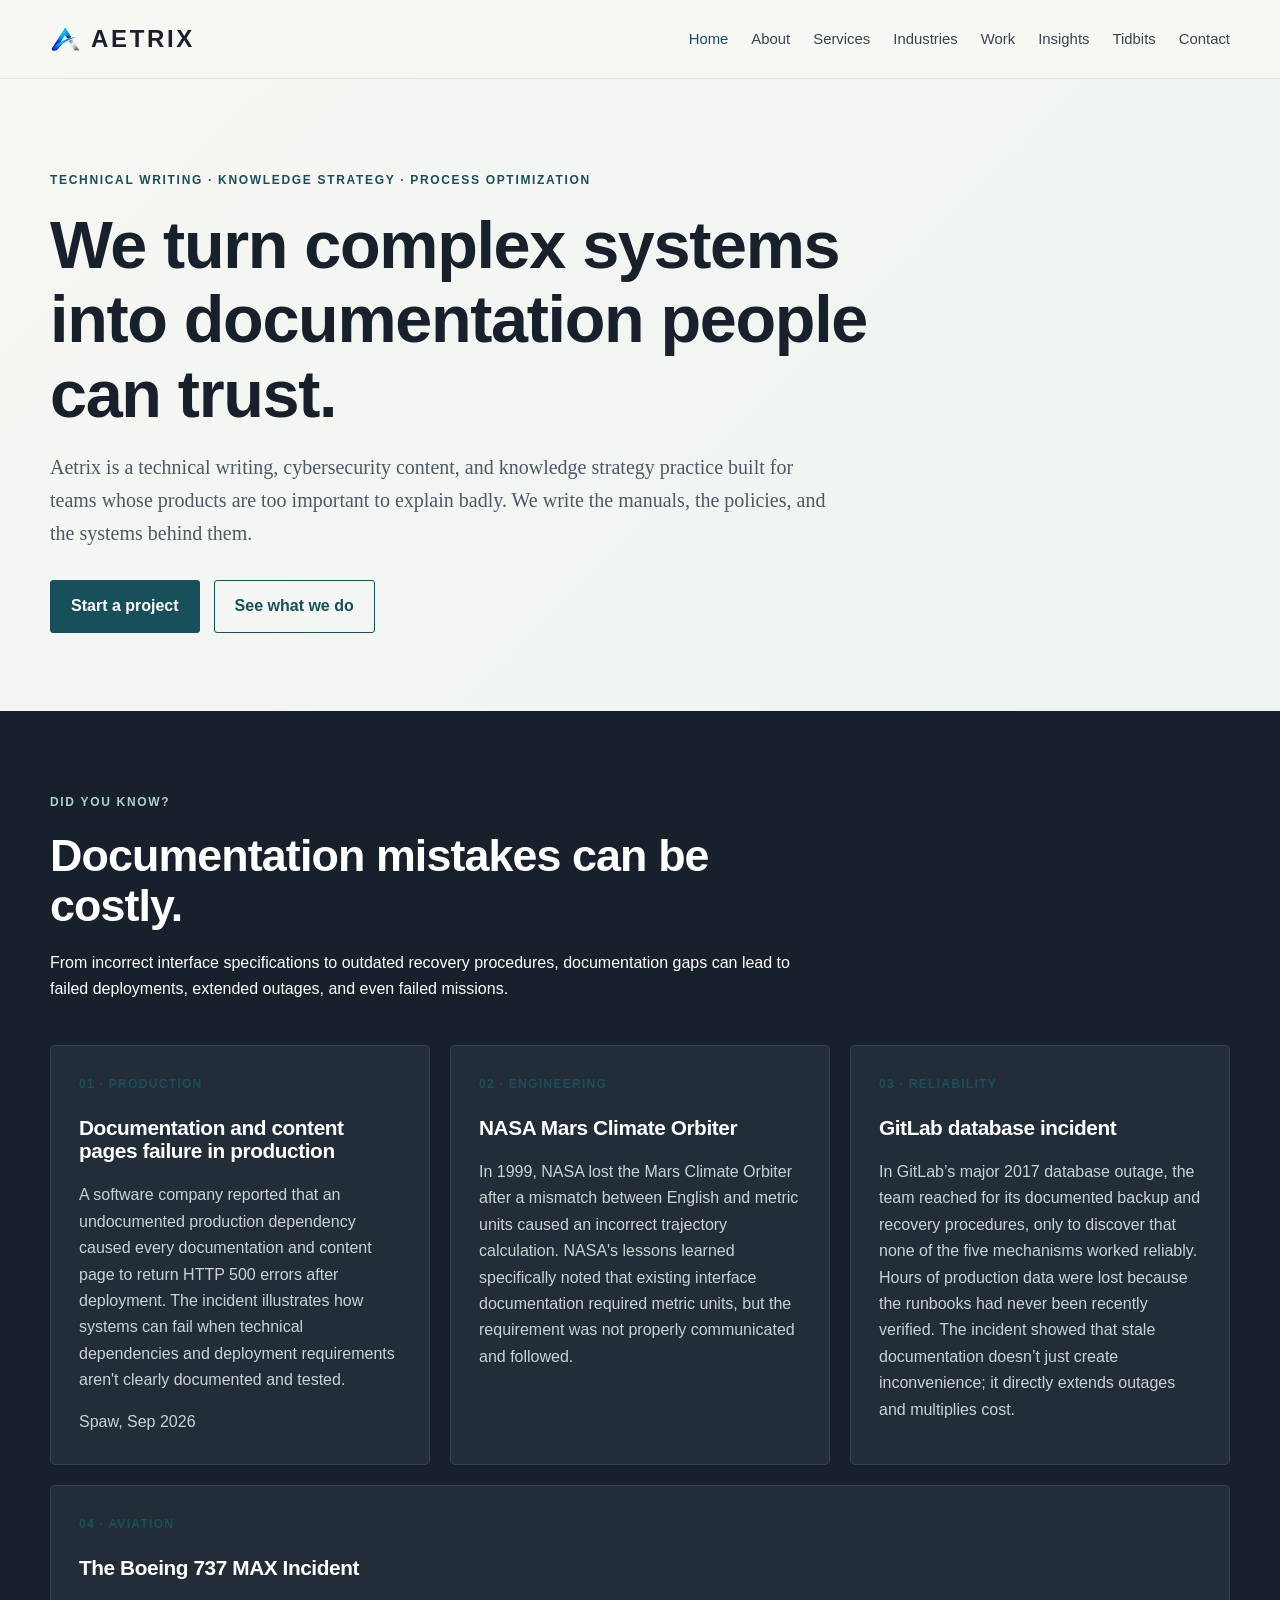
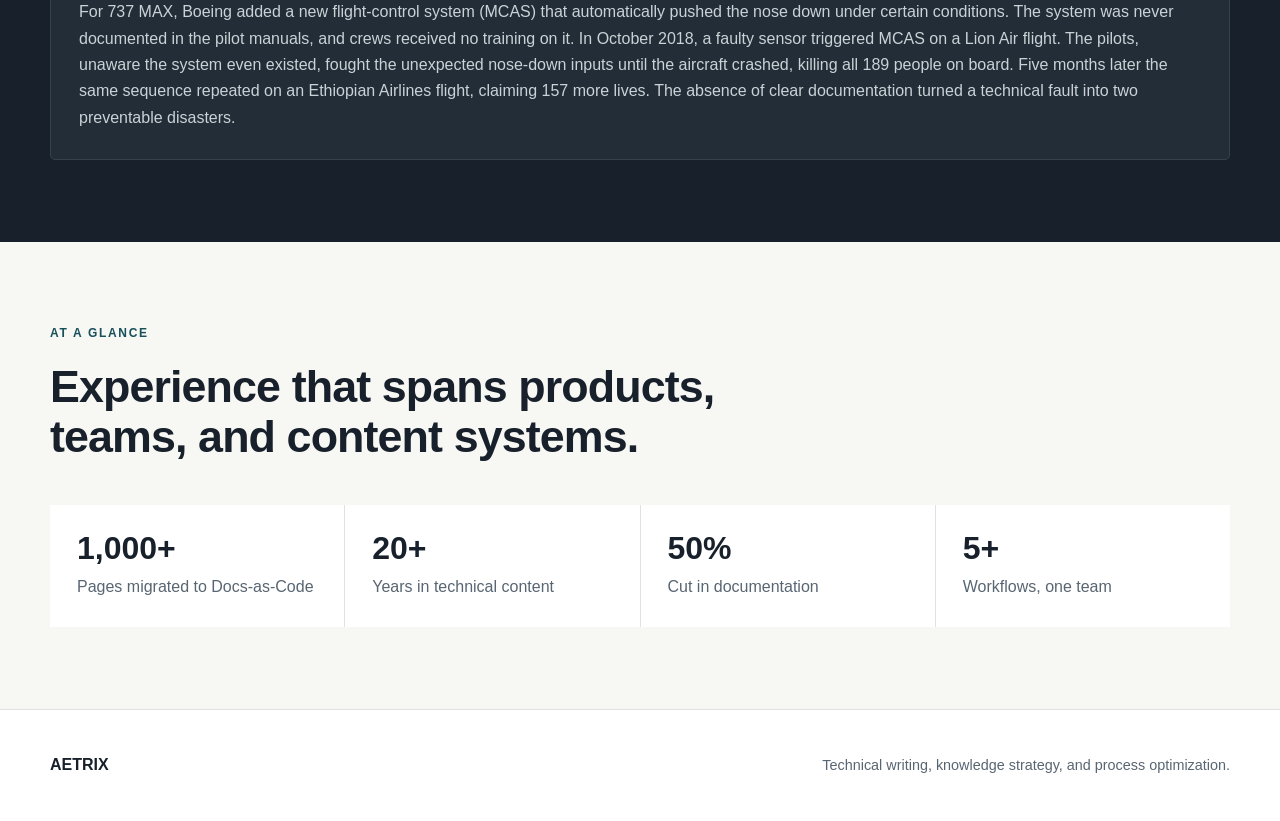
<file: index.html>
<!doctype html><html lang="en"><head><meta charset="utf-8"><meta name="viewport" content="width=device-width,initial-scale=1"><title>Home | Aetrix</title><link rel="stylesheet" href="styles.css"></head><body><header class="site-header"><div class="container nav"><a class="logo" href="index.html"> <img src="aetrix-logo.png" alt="" class="logo-image">
  <span>AETRIX</span></a>  <button class="menu" aria-label="Open navigation">☰</button><nav class="nav-links"><a href="index.html" class="active">Home</a><a href="about.html" class="">About</a><a href="services.html" class="">Services</a><a href="industries.html" class="">Industries</a><a href="work.html" class="">Work</a><a href="insights.html" class="">Insights</a><a href="tidbits.html" class="">Tidbits</a><a href="contact.html" class="">Contact</a></nav></div></header><main><section class="hero"><div class="container">
<div class="eyebrow">Technical writing · knowledge strategy · process optimization</div>
<h1>We turn complex systems into documentation people can trust.</h1>
<p class="lede">Aetrix is a technical writing, cybersecurity content, and knowledge strategy practice built for teams whose products are too important to explain badly. We write the manuals, the policies, and the systems behind them.</p>
<div class="actions"><a class="button primary" href="contact.html">Start a project</a><a class="button secondary" href="services.html">See what we do</a></div>
</div></section>
<section class="section dark"><div class="container"><div class="section-head"><div class="eyebrow">Did you know?</div><h2>Documentation mistakes can be costly.</h2><p>From incorrect interface specifications to outdated recovery procedures, documentation gaps can lead to failed deployments, extended outages, and even failed missions.</p></div>
<div class="grid-3">
<article class="card"><div class="number">01 · PRODUCTION</div><h3>Documentation and content pages failure in production</h3><p>A software company reported that an undocumented production dependency caused every documentation and content page to return HTTP 500 errors after deployment. The incident illustrates how systems can fail when technical dependencies and deployment requirements aren't clearly documented and tested.</p><p>Spaw, Sep 2026</p></article>
<article class="card"><div class="number">02 · ENGINEERING</div><h3>NASA Mars Climate Orbiter</h3><p>In 1999, NASA lost the Mars Climate Orbiter after a mismatch between English and metric units caused an incorrect trajectory calculation. NASA's lessons learned specifically noted that existing interface documentation required metric units, but the requirement was not properly communicated and followed.</p></article>
<article class="card"><div class="number">03 · RELIABILITY</div><h3>GitLab database incident</h3><p>In GitLab’s major 2017 database outage, the team reached for its documented backup and recovery procedures, only to discover that none of the five mechanisms worked reliably. Hours of production data were lost because the runbooks had never been recently verified. The incident showed that stale documentation doesn’t just create inconvenience; it directly extends outages and multiplies cost.</p></article>
</div>
<div class="card" style="margin-top:20px"><div class="number">04 · AVIATION</div><h3>The Boeing 737 MAX Incident</h3><p>For 737 MAX, Boeing added a new flight-control system (MCAS) that automatically pushed the nose down under certain conditions. The system was never documented in the pilot manuals, and crews received no training on it. In October 2018, a faulty sensor triggered MCAS on a Lion Air flight. The pilots, unaware the system even existed, fought the unexpected nose-down inputs until the aircraft crashed, killing all 189 people on board. Five months later the same sequence repeated on an Ethiopian Airlines flight, claiming 157 more lives. The absence of clear documentation turned a technical fault into two preventable disasters.</p></div>
</div></section>
<section class="section"><div class="container"><div class="section-head"><div class="eyebrow">At a glance</div><h2>Experience that spans products, teams, and content systems.</h2></div>
<div class="stats"><div class="stat"><strong>1,000+</strong><span>Pages migrated to Docs-as-Code</span></div><div class="stat"><strong>20+</strong><span>Years in technical content</span></div><div class="stat"><strong>50%</strong><span>Cut in documentation</span></div><div class="stat"><strong>5+</strong><span>Workflows, one team</span></div></div></div></section></main><footer class="site-footer"><div class="container footer-inner"><strong>AETRIX</strong><p>Technical writing, knowledge strategy, and process optimization.</p></div></footer><script src="script.js"></script></body></html>
</file>
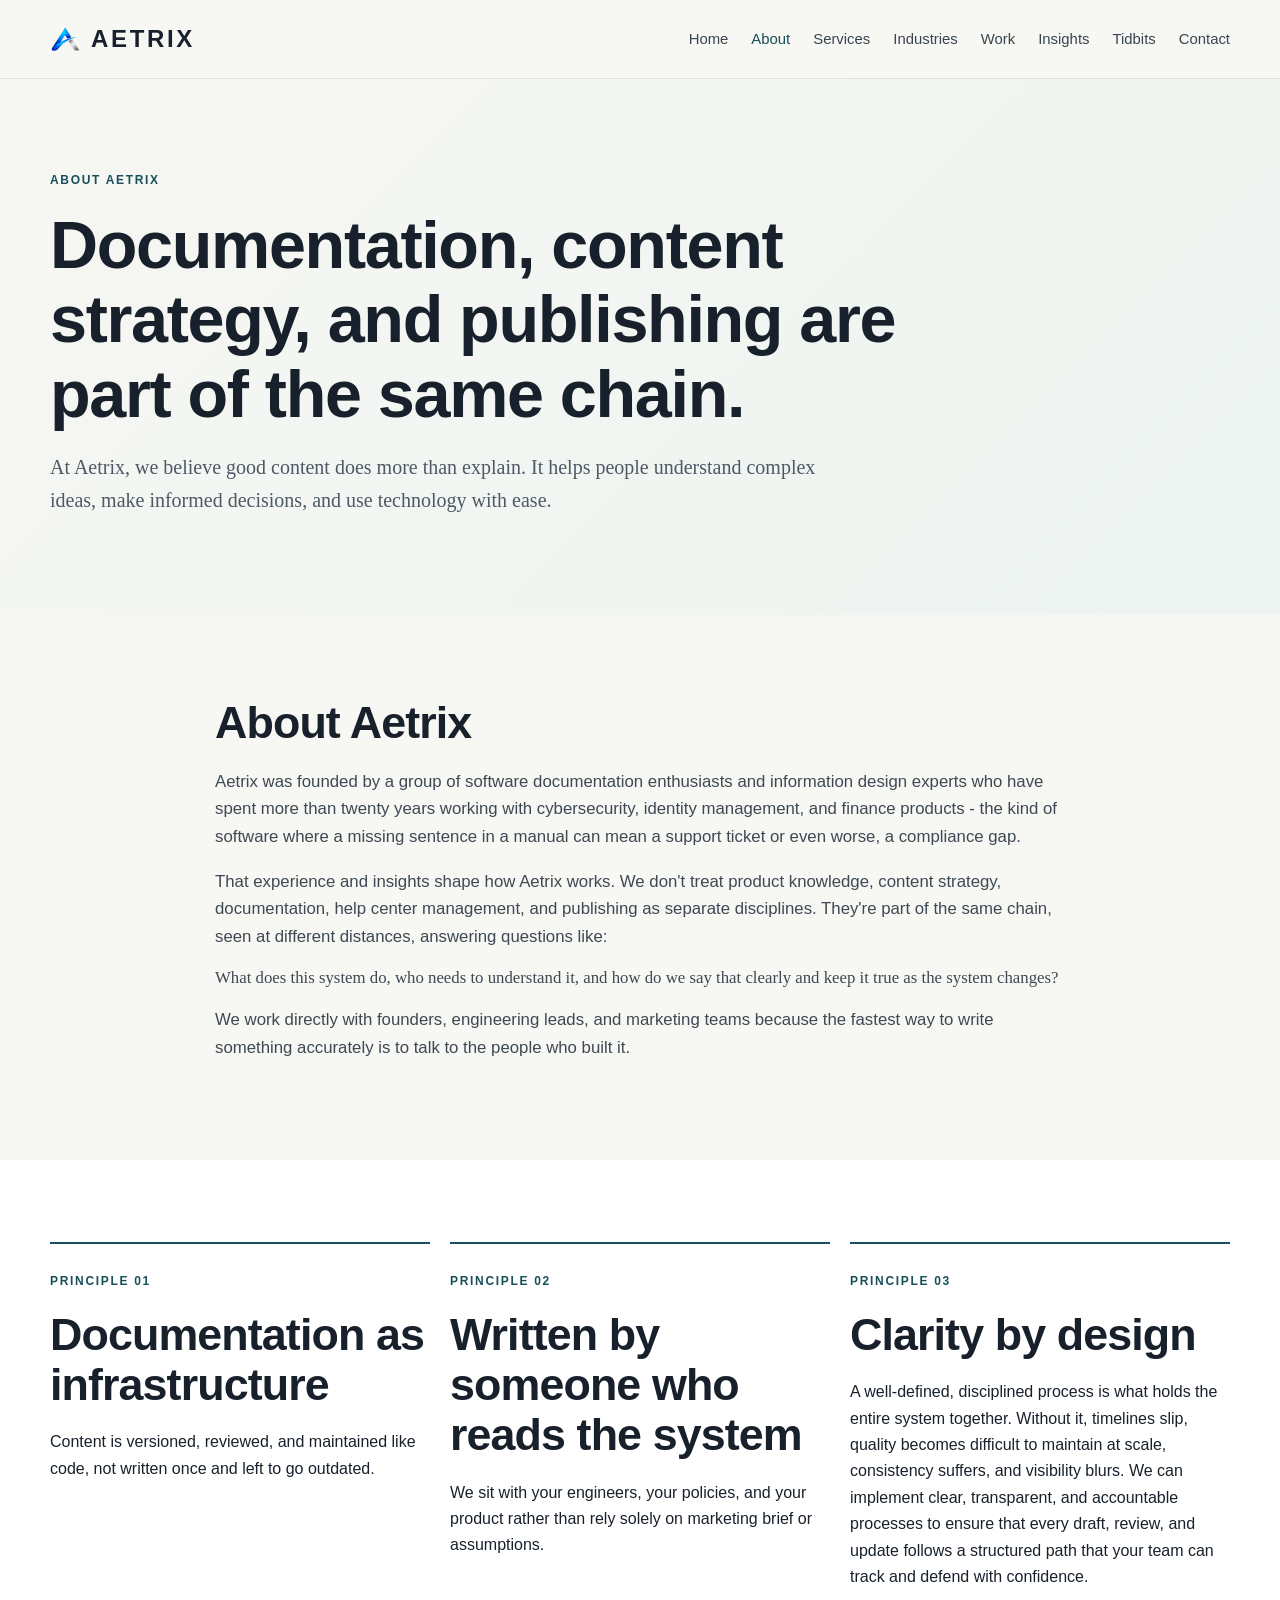
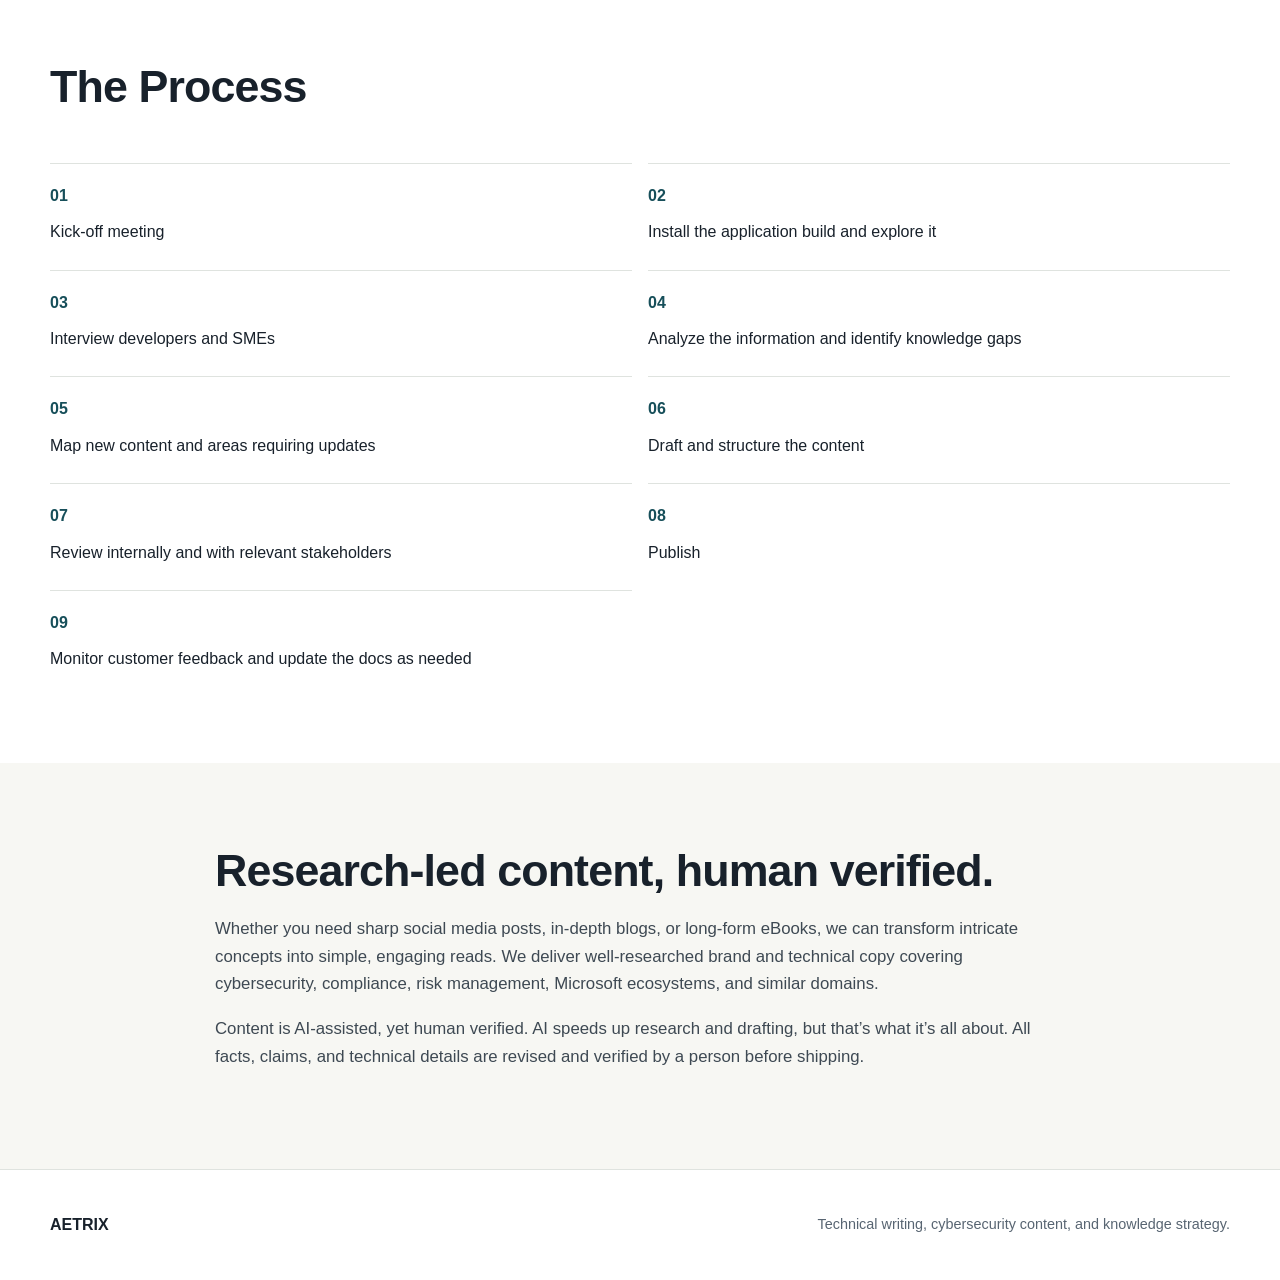
<file: about.html>
<!doctype html><html lang="en"><head><meta charset="utf-8"><meta name="viewport" content="width=device-width,initial-scale=1"><title>About | Aetrix</title><link rel="stylesheet" href="styles.css"></head><body><header class="site-header"><div class="container nav"><a class="logo" href="index.html"><img src="aetrix-logo.png" alt="" class="logo-image"><span>AETRIX</span></a> <button class="menu" aria-label="Open navigation">☰</button><nav class="nav-links"><a href="index.html" class="">Home</a><a href="about.html" class="active">About</a><a href="services.html" class="">Services</a><a href="industries.html" class="">Industries</a><a href="work.html" class="">Work</a><a href="insights.html" class="">Insights</a><a href="tidbits.html" class="">Tidbits</a><a href="contact.html" class="">Contact</a></nav></div></header><main><section class="hero"><div class="container"><div class="eyebrow">About Aetrix</div><h1>Documentation, content strategy, and publishing are part of the same chain.</h1><p class="lede">At Aetrix, we believe good content does more than explain. It helps people understand complex ideas, make informed decisions, and use technology with ease.</p></div></section>
<section class="section"><div class="container story"><h2>About Aetrix</h2><p>Aetrix was founded by a group of software documentation enthusiasts and information design experts who have spent more than twenty years working with cybersecurity, identity management, and finance products - the kind of software where a missing sentence in a manual can mean a support ticket or even worse, a compliance gap.</p><p>That experience and insights shape how Aetrix works. We don't treat product knowledge, content strategy, documentation, help center management, and publishing as separate disciplines. They're part of the same chain, seen at different distances, answering questions like:</p><p class="quote">What does this system do, who needs to understand it, and how do we say that clearly and keep it true as the system changes?</p><p>We work directly with founders, engineering leads, and marketing teams because the fastest way to write something accurately is to talk to the people who built it.</p>
</div></section>
<section class="section alt"><div class="container"><div class="pillars"><div class="pillar"><div class="eyebrow">Principle 01</div><h2>Documentation as infrastructure</h2><p>Content is versioned, reviewed, and maintained like code, not written once and left to go outdated.</p></div><div class="pillar"><div class="eyebrow">Principle 02</div><h2>Written by someone who reads the system</h2><p>We sit with your engineers, your policies, and your product rather than rely solely on marketing brief or assumptions.</p></div><div class="pillar"><div class="eyebrow">Principle 03</div><h2>Clarity by design</h2><p>A well-defined, disciplined process is what holds the entire system together. Without it, timelines slip, quality becomes difficult to maintain at scale, consistency suffers, and visibility blurs. We can implement clear, transparent, and accountable processes to ensure that every draft, review, and update follows a structured path that your team can track and defend with confidence.</p></div></div><br />
<h2>The Process</h2><div class="process" style="margin-top:52px"><div class="step">Kick-off meeting</div><div class="step">Install the application build and explore it</div><div class="step">Interview developers and SMEs</div><div class="step">Analyze the information and identify knowledge gaps</div><div class="step">Map new content and areas requiring updates</div><div class="step">Draft and structure the content</div><div class="step">Review internally and with relevant stakeholders</div><div class="step">Publish</div><div class="step">Monitor customer feedback and update the docs as needed</div></div></div></section>
<section class="section"><div class="container story"><h2>Research-led content, human verified.</h2><p>Whether you need sharp social media posts, in-depth blogs, or long-form eBooks, we can transform intricate concepts into simple, engaging reads. We deliver well-researched brand and technical copy covering cybersecurity, compliance, risk management, Microsoft ecosystems, and similar domains.</p><p>Content is AI-assisted, yet human verified. AI speeds up research and drafting, but that’s what it’s all about. All facts, claims, and technical details are revised and verified by a person before shipping.</p></div></section></main><footer class="site-footer"><div class="container footer-inner"><strong>AETRIX</strong><p>Technical writing, cybersecurity content, and knowledge strategy.</p></div></footer><script src="script.js"></script></body></html>
</file>
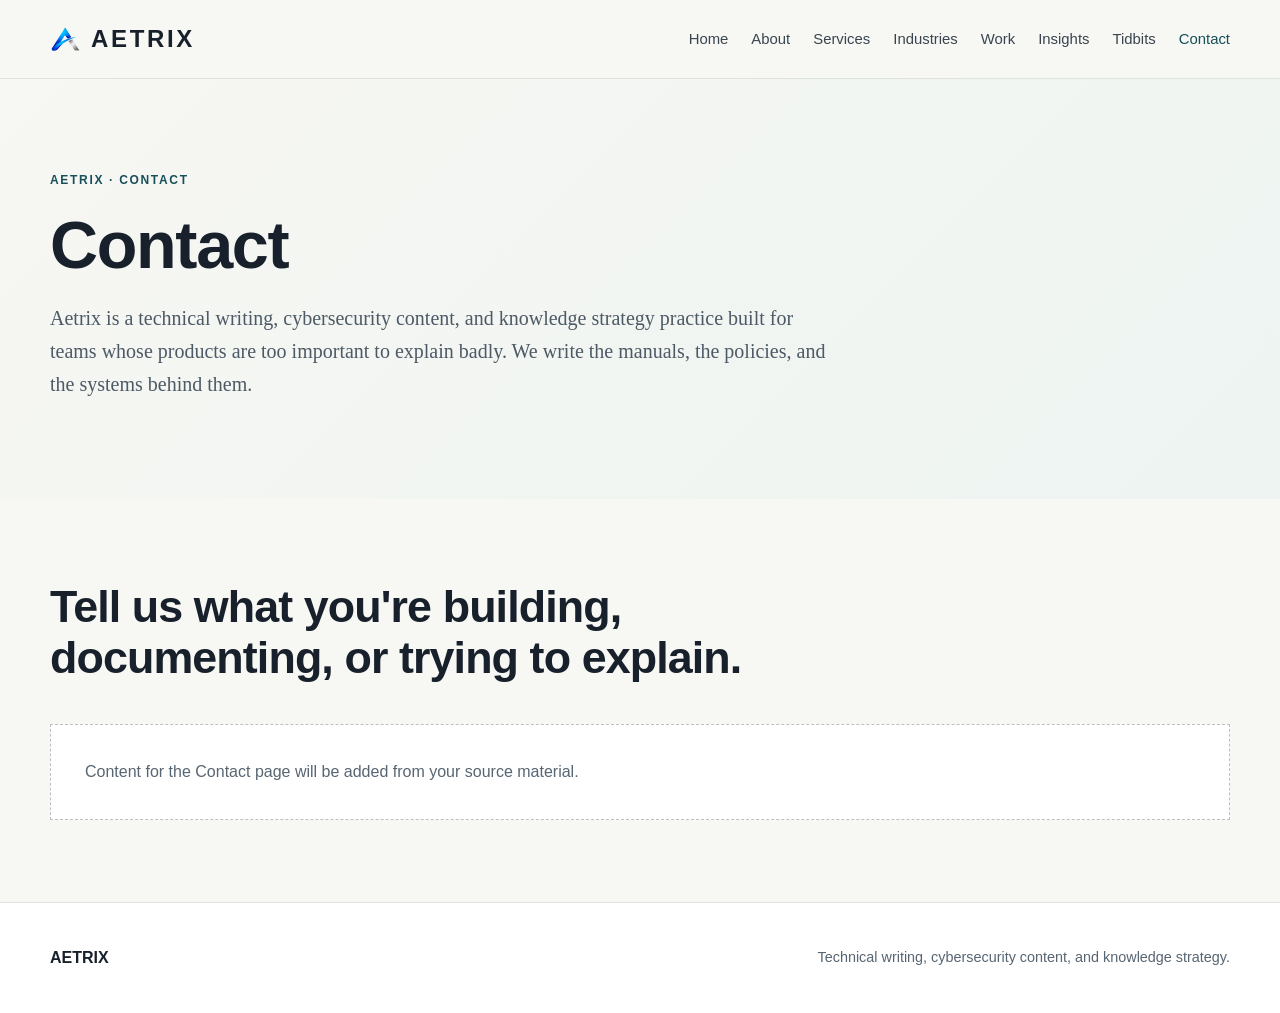
<file: contact.html>
<!doctype html><html lang="en"><head><meta charset="utf-8"><meta name="viewport" content="width=device-width,initial-scale=1"><title>Contact | Aetrix</title><link rel="stylesheet" href="styles.css"></head><body><header class="site-header"><div class="container nav"><a class="logo" href="index.html"><img src="aetrix-logo.png" alt="" class="logo-image"><span>AETRIX</span></a><button class="menu" aria-label="Open navigation">☰</button><nav class="nav-links"><a href="index.html" class="">Home</a><a href="about.html" class="">About</a><a href="services.html" class="">Services</a><a href="industries.html" class="">Industries</a><a href="work.html" class="">Work</a><a href="insights.html" class="">Insights</a><a href="tidbits.html" class="">Tidbits</a><a href="contact.html" class="active">Contact</a></nav></div></header><main><section class="hero"><div class="container"><div class="eyebrow">Aetrix · Contact</div><h1>Contact</h1><p class="lede">Aetrix is a technical writing, cybersecurity content, and knowledge strategy practice built for teams whose products are too important to explain badly. We write the manuals, the policies, and the systems behind them.</p></div></section>
<section class="section"><div class="container"><div class="section-head"><h2>Tell us what you're building, documenting, or trying to explain.</h2></div><div class="placeholder">Content for the Contact page will be added from your source material.</div></div></section></main><footer class="site-footer"><div class="container footer-inner"><strong>AETRIX</strong><p>Technical writing, cybersecurity content, and knowledge strategy.</p></div></footer><script src="script.js"></script></body></html>
</file>
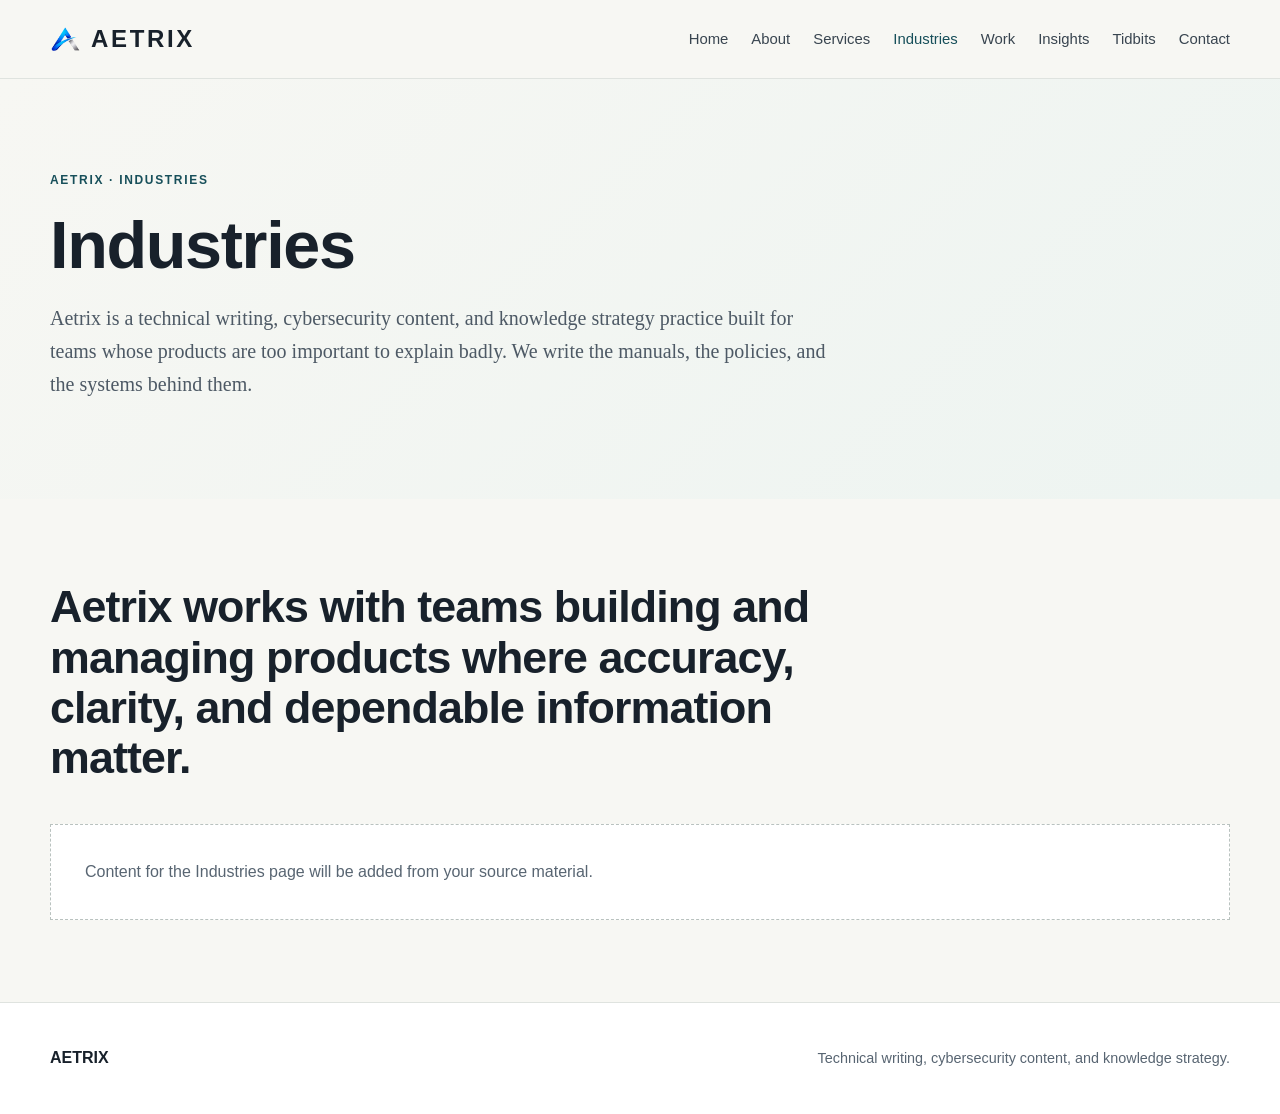
<file: industries.html>
<!doctype html><html lang="en"><head><meta charset="utf-8"><meta name="viewport" content="width=device-width,initial-scale=1"><title>Industries | Aetrix</title><link rel="stylesheet" href="styles.css"></head><body><header class="site-header"><div class="container nav"><a class="logo" href="index.html"><img src="aetrix-logo.png" alt="" class="logo-image"><span>AETRIX</span></a><button class="menu" aria-label="Open navigation">☰</button><nav class="nav-links"><a href="index.html" class="">Home</a><a href="about.html" class="">About</a><a href="services.html" class="">Services</a><a href="industries.html" class="active">Industries</a><a href="work.html" class="">Work</a><a href="insights.html" class="">Insights</a><a href="tidbits.html" class="">Tidbits</a><a href="contact.html" class="">Contact</a></nav></div></header><main><section class="hero"><div class="container"><div class="eyebrow">Aetrix · Industries</div><h1>Industries</h1><p class="lede">Aetrix is a technical writing, cybersecurity content, and knowledge strategy practice built for teams whose products are too important to explain badly. We write the manuals, the policies, and the systems behind them.</p></div></section>
<section class="section"><div class="container"><div class="section-head"><h2>Aetrix works with teams building and managing products where accuracy, clarity, and dependable information matter.</h2></div><div class="placeholder">Content for the Industries page will be added from your source material.</div></div></section></main><footer class="site-footer"><div class="container footer-inner"><strong>AETRIX</strong><p>Technical writing, cybersecurity content, and knowledge strategy.</p></div></footer><script src="script.js"></script></body></html>
</file>
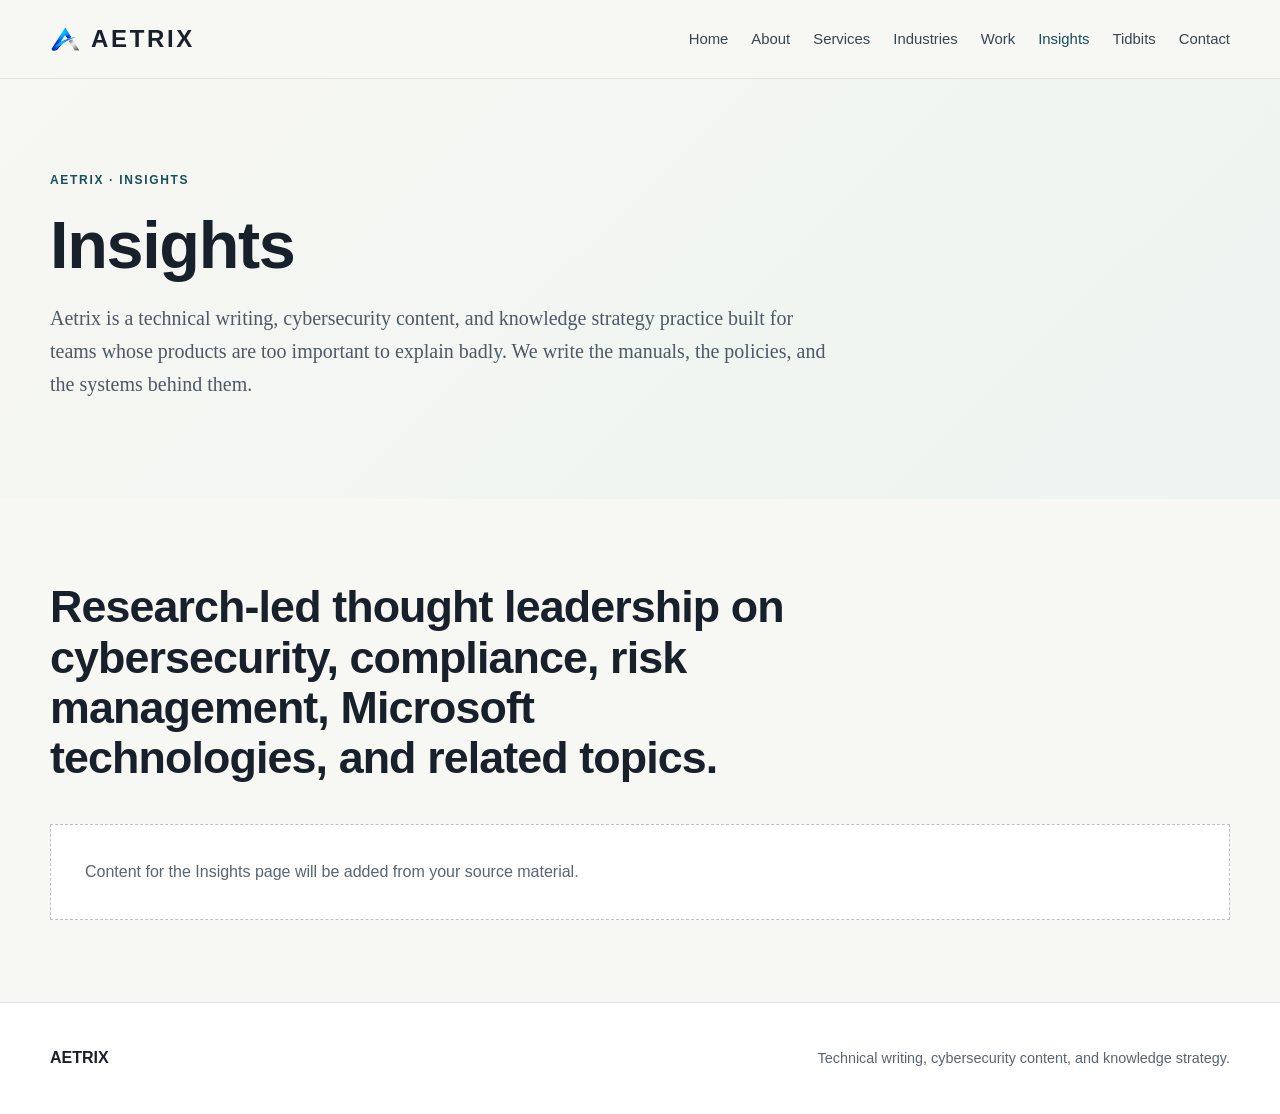
<file: insights.html>
<!doctype html><html lang="en"><head><meta charset="utf-8"><meta name="viewport" content="width=device-width,initial-scale=1"><title>Insights | Aetrix</title><link rel="stylesheet" href="styles.css"></head><body><header class="site-header"><div class="container nav"><a class="logo" href="index.html"><img src="aetrix-logo.png" alt="" class="logo-image"><span>AETRIX</span></a><button class="menu" aria-label="Open navigation">☰</button><nav class="nav-links"><a href="index.html" class="">Home</a><a href="about.html" class="">About</a><a href="services.html" class="">Services</a><a href="industries.html" class="">Industries</a><a href="work.html" class="">Work</a><a href="insights.html" class="active">Insights</a><a href="tidbits.html" class="">Tidbits</a><a href="contact.html" class="">Contact</a></nav></div></header><main><section class="hero"><div class="container"><div class="eyebrow">Aetrix · Insights</div><h1>Insights</h1><p class="lede">Aetrix is a technical writing, cybersecurity content, and knowledge strategy practice built for teams whose products are too important to explain badly. We write the manuals, the policies, and the systems behind them.</p></div></section>
<section class="section"><div class="container"><div class="section-head"><h2>Research-led thought leadership on cybersecurity, compliance, risk management, Microsoft technologies, and related topics.</h2></div><div class="placeholder">Content for the Insights page will be added from your source material.</div></div></section></main><footer class="site-footer"><div class="container footer-inner"><strong>AETRIX</strong><p>Technical writing, cybersecurity content, and knowledge strategy.</p></div></footer><script src="script.js"></script></body></html>
</file>
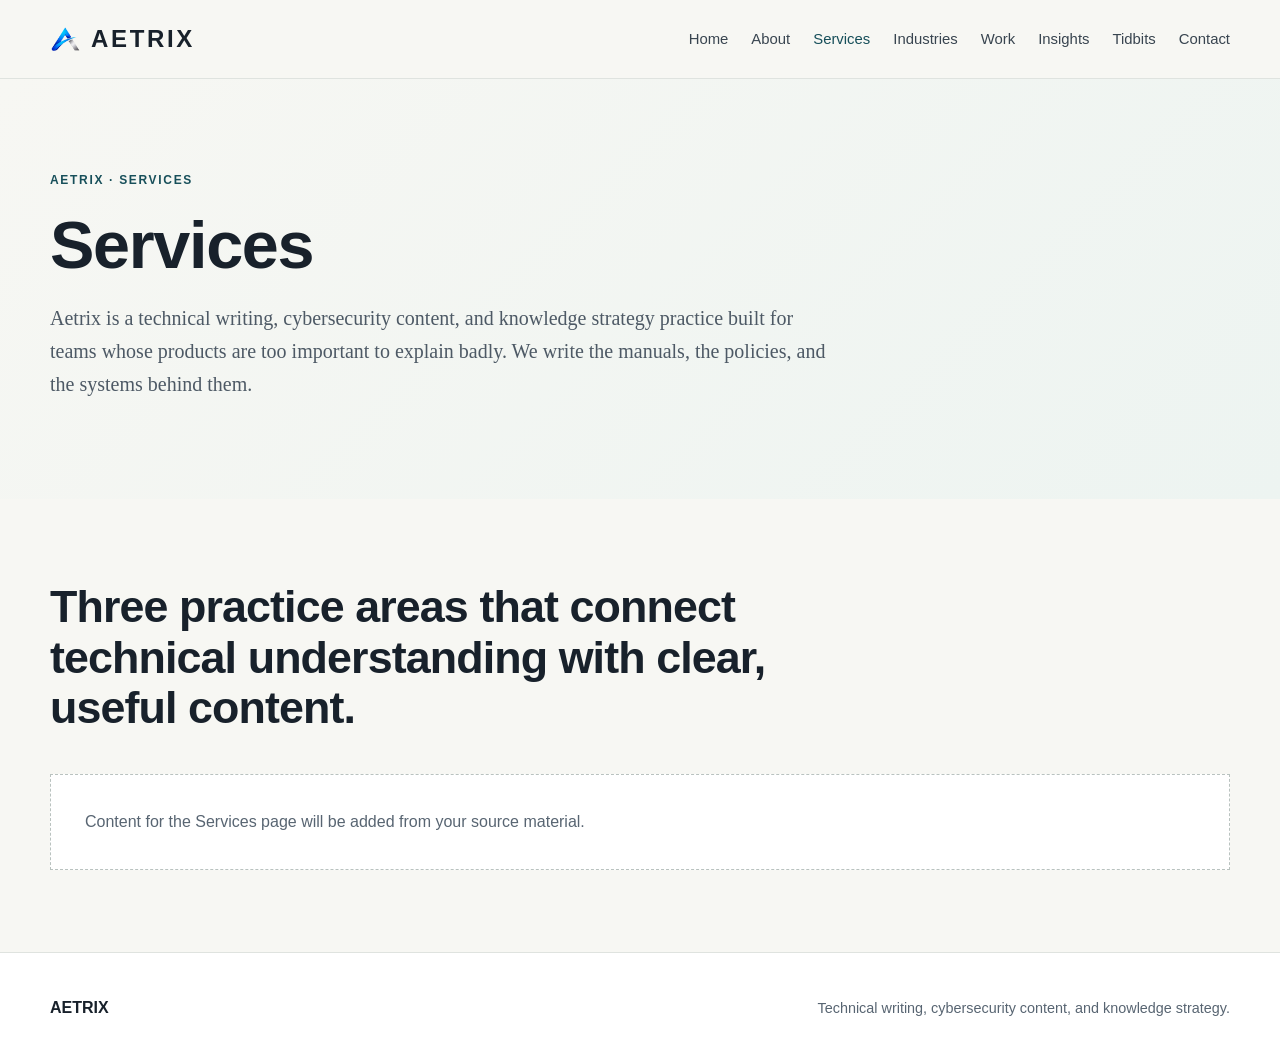
<file: services.html>
<!doctype html><html lang="en"><head><meta charset="utf-8"><meta name="viewport" content="width=device-width,initial-scale=1"><title>Services | Aetrix</title><link rel="stylesheet" href="styles.css"></head><body><header class="site-header"><div class="container nav"><a class="logo" href="index.html"><img src="aetrix-logo.png" alt="" class="logo-image"><span>AETRIX</span></a><button class="menu" aria-label="Open navigation">☰</button><nav class="nav-links"><a href="index.html" class="">Home</a><a href="about.html" class="">About</a><a href="services.html" class="active">Services</a><a href="industries.html" class="">Industries</a><a href="work.html" class="">Work</a><a href="insights.html" class="">Insights</a><a href="tidbits.html" class="">Tidbits</a><a href="contact.html" class="">Contact</a></nav></div></header><main><section class="hero"><div class="container"><div class="eyebrow">Aetrix · Services</div><h1>Services</h1><p class="lede">Aetrix is a technical writing, cybersecurity content, and knowledge strategy practice built for teams whose products are too important to explain badly. We write the manuals, the policies, and the systems behind them.</p></div></section>
<section class="section"><div class="container"><div class="section-head"><h2>Three practice areas that connect technical understanding with clear, useful content.</h2></div><div class="placeholder">Content for the Services page will be added from your source material.</div></div></section></main><footer class="site-footer"><div class="container footer-inner"><strong>AETRIX</strong><p>Technical writing, cybersecurity content, and knowledge strategy.</p></div></footer><script src="script.js"></script></body></html>
</file>
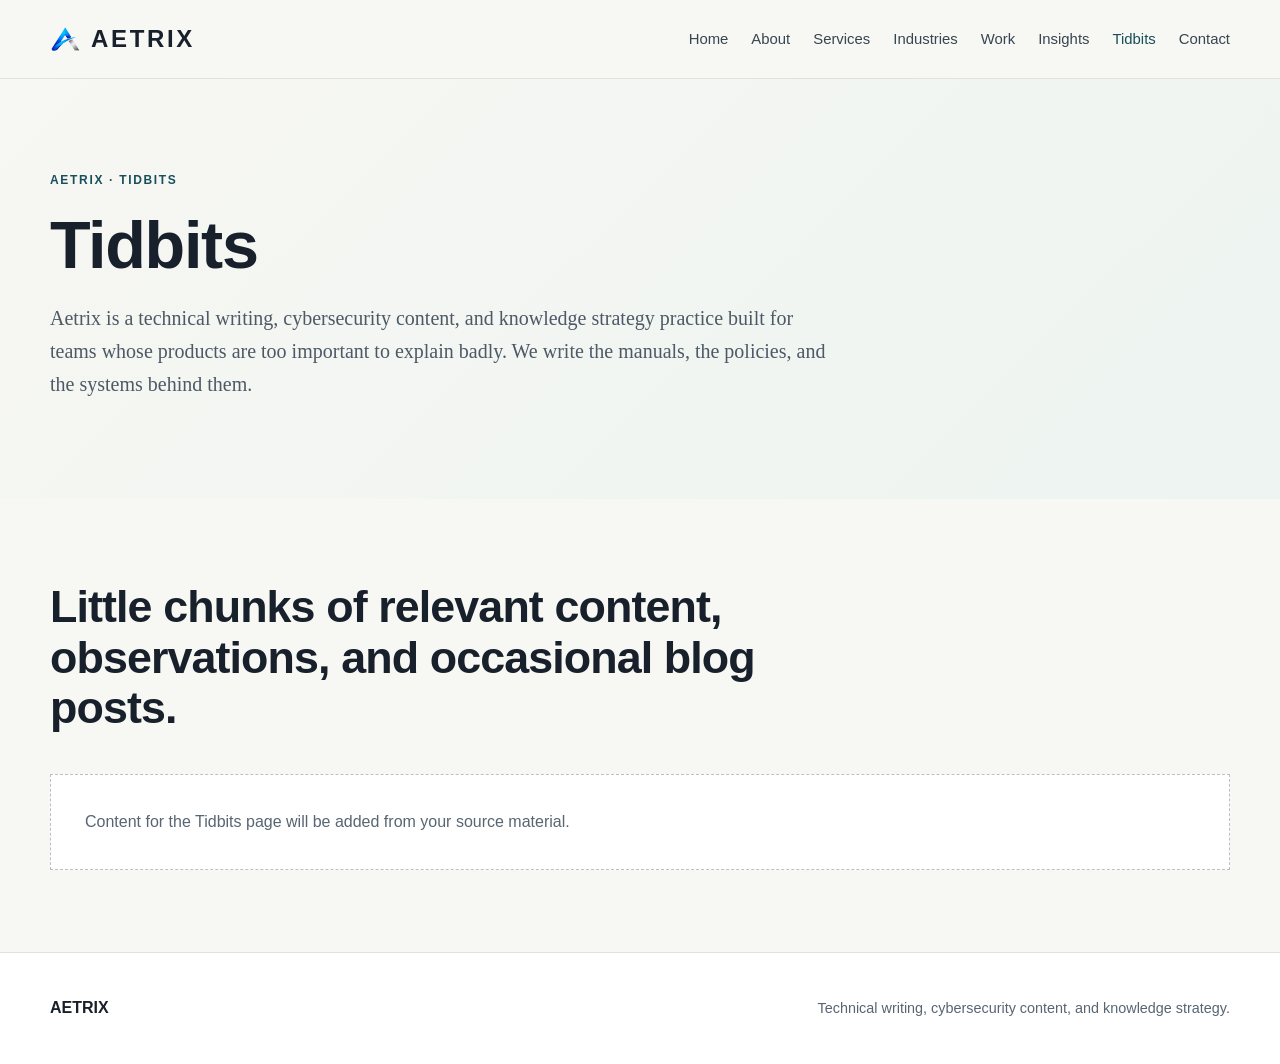
<file: tidbits.html>
<!doctype html><html lang="en"><head><meta charset="utf-8"><meta name="viewport" content="width=device-width,initial-scale=1"><title>Tidbits | Aetrix</title><link rel="stylesheet" href="styles.css"></head><body><header class="site-header"><div class="container nav"><a class="logo" href="index.html"><img src="aetrix-logo.png" alt="" class="logo-image"><span>AETRIX</span></a><button class="menu" aria-label="Open navigation">☰</button><nav class="nav-links"><a href="index.html" class="">Home</a><a href="about.html" class="">About</a><a href="services.html" class="">Services</a><a href="industries.html" class="">Industries</a><a href="work.html" class="">Work</a><a href="insights.html" class="">Insights</a><a href="tidbits.html" class="active">Tidbits</a><a href="contact.html" class="">Contact</a></nav></div></header><main><section class="hero"><div class="container"><div class="eyebrow">Aetrix · Tidbits</div><h1>Tidbits</h1><p class="lede">Aetrix is a technical writing, cybersecurity content, and knowledge strategy practice built for teams whose products are too important to explain badly. We write the manuals, the policies, and the systems behind them.</p></div></section>
<section class="section"><div class="container"><div class="section-head"><h2>Little chunks of relevant content, observations, and occasional blog posts.</h2></div><div class="placeholder">Content for the Tidbits page will be added from your source material.</div></div></section></main><footer class="site-footer"><div class="container footer-inner"><strong>AETRIX</strong><p>Technical writing, cybersecurity content, and knowledge strategy.</p></div></footer><script src="script.js"></script></body></html>
</file>
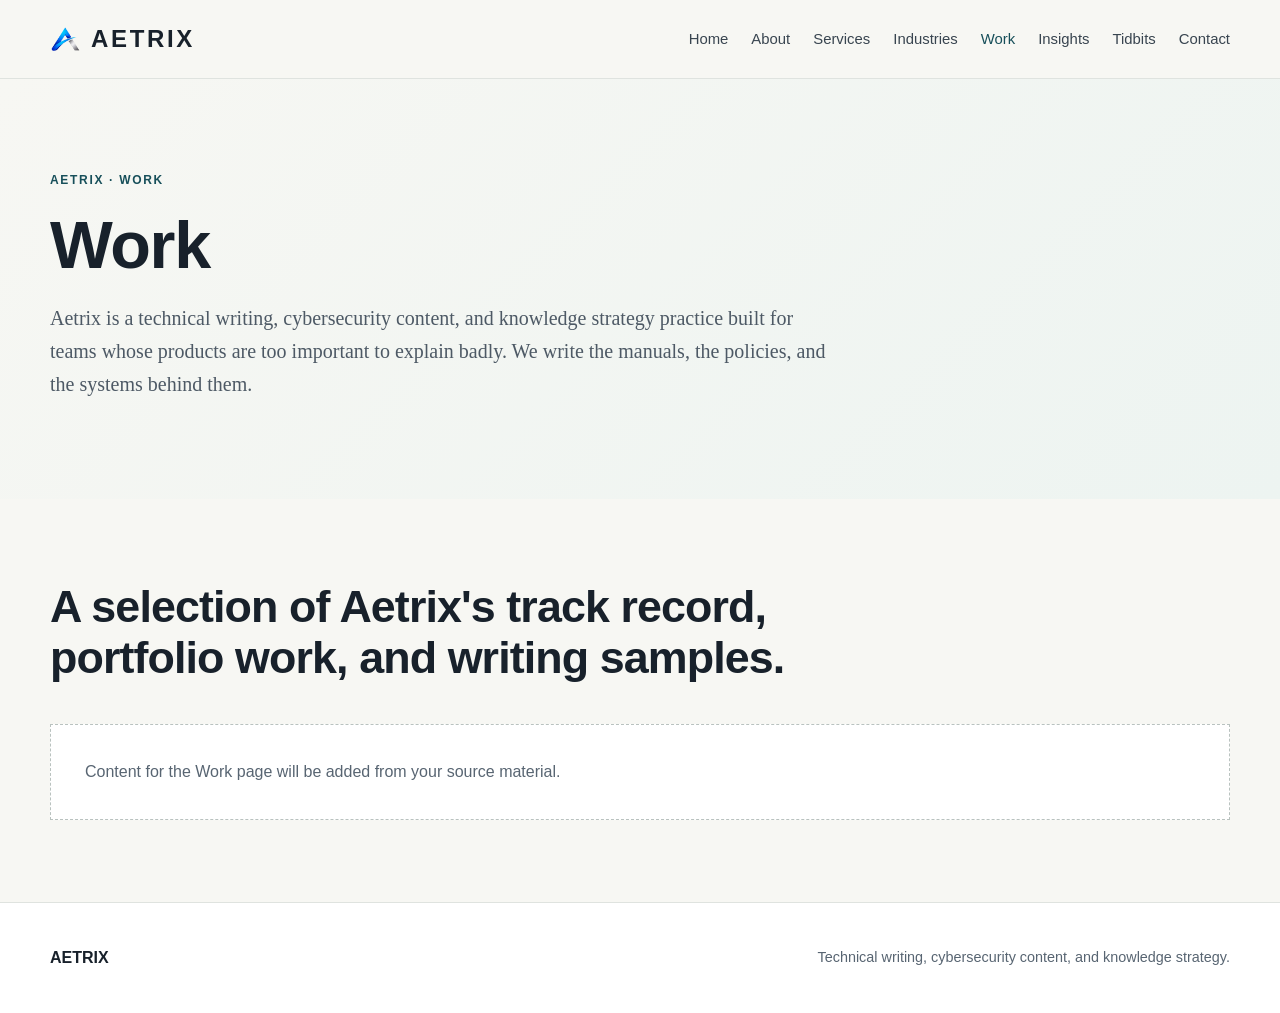
<file: work.html>
<!doctype html><html lang="en"><head><meta charset="utf-8"><meta name="viewport" content="width=device-width,initial-scale=1"><title>Work | Aetrix</title><link rel="stylesheet" href="styles.css"></head><body><header class="site-header"><div class="container nav"><a class="logo" href="index.html"><img src="aetrix-logo.png" alt="" class="logo-image"><span>AETRIX</span></a><button class="menu" aria-label="Open navigation">☰</button><nav class="nav-links"><a href="index.html" class="">Home</a><a href="about.html" class="">About</a><a href="services.html" class="">Services</a><a href="industries.html" class="">Industries</a><a href="work.html" class="active">Work</a><a href="insights.html" class="">Insights</a><a href="tidbits.html" class="">Tidbits</a><a href="contact.html" class="">Contact</a></nav></div></header><main><section class="hero"><div class="container"><div class="eyebrow">Aetrix · Work</div><h1>Work</h1><p class="lede">Aetrix is a technical writing, cybersecurity content, and knowledge strategy practice built for teams whose products are too important to explain badly. We write the manuals, the policies, and the systems behind them.</p></div></section>
<section class="section"><div class="container"><div class="section-head"><h2>A selection of Aetrix's track record, portfolio work, and writing samples.</h2></div><div class="placeholder">Content for the Work page will be added from your source material.</div></div></section></main><footer class="site-footer"><div class="container footer-inner"><strong>AETRIX</strong><p>Technical writing, cybersecurity content, and knowledge strategy.</p></div></footer><script src="script.js"></script></body></html>
</file>
<file: styles.css>
:root{
  --ink:#18212b; --muted:#586572; --paper:#f7f7f3; --white:#fff;
  --accent:#174f5a; --line:#dfe3df; --max:1180px;
}
*{box-sizing:border-box}
html{scroll-behavior:smooth}
body{
  margin:0;
  font-family:Arial, Helvetica, sans-serif;
  color:var(--ink);
  background:var(--paper);
  line-height:1.65;
  font-size:16px;
}
a{color:inherit}
.container{width:min(var(--max),calc(100% - 48px));margin:auto}
.site-header{
  position:sticky;top:0;z-index:20;background:rgba(247,247,243,.96);
  border-bottom:1px solid var(--line);
}
.nav{min-height:78px;display:flex;align-items:center;justify-content:space-between;gap:28px}
.logo { display: inline-flex; align-items: center; gap: 10px; font-size: 1.5rem; font-weight: 800; letter-spacing: .11em; text-decoration: none; } .logo-image { display: block; width: auto; height: 24px; max-width: 40px; object-fit: contain; }
.nav-links{display:flex;gap:23px;align-items:center}
.nav-links a{text-decoration:none;color:#394550;font-size:.93rem}
.nav-links a:hover,.nav-links a.active{color:var(--accent)}
.menu{display:none;background:none;border:0;font-size:1.5rem}
.hero{padding:92px 0 78px;background:linear-gradient(135deg,#f7f7f3 0%,#edf4f1 100%)}
.eyebrow{text-transform:uppercase;letter-spacing:.14em;font-size:.75rem;font-weight:700;color:var(--accent);margin-bottom:17px}
h1,h2,h3{line-height:1.12;margin:0 0 20px;letter-spacing:-.02em}
h1{font-size:clamp(2.55rem,5.2vw,4.6rem);max-width:900px}
h2{font-size:clamp(2rem,3.5vw,3rem)}
h3{font-size:1.3rem}
.lede{
  font-family:Georgia,"Times New Roman",serif;
  font-size:1.25rem;
  line-height:1.65;
  color:#4d5965;
  max-width:780px;
}
.actions{display:flex;gap:14px;flex-wrap:wrap;margin-top:30px}
.button{display:inline-block;padding:12px 20px;border:1px solid var(--accent);border-radius:3px;text-decoration:none;font-weight:700}
.button.primary{background:var(--accent);color:#fff}.button.secondary{color:var(--accent)}
.section{padding:82px 0}.section.alt{background:#fff}
.section-head{max-width:760px;margin-bottom:42px}
.grid-3{display:grid;grid-template-columns:repeat(3,1fr);gap:20px}
.card{background:#fff;border:1px solid var(--line);padding:28px;border-radius:5px}
.card p{color:var(--muted);margin-bottom:0}
.number{font-size:.76rem;font-weight:800;color:var(--accent);letter-spacing:.1em;margin-bottom:22px}
.dark{background:var(--ink);color:#fff}.dark .eyebrow{color:#a9d2cf}.dark .card{background:#222d37;border-color:#35424d}.dark .card p{color:#cbd2d7}
.stats{display:grid;grid-template-columns:repeat(4,1fr);gap:1px;background:var(--line);margin-top:44px}
.stat{background:#fff;padding:27px}.stat strong{display:block;font-size:2rem;line-height:1.05}.stat span{display:block;color:var(--muted);margin-top:8px}
.story{max-width:850px}.story p{font-size:1.05rem;color:#3e4953}
.process{counter-reset:step;display:grid;grid-template-columns:repeat(2,1fr);gap:16px}
.step{counter-increment:step;border-top:1px solid var(--line);padding:19px 0 8px}.step:before{content:counter(step,decimal-leading-zero);display:block;color:var(--accent);font-weight:800;margin-bottom:10px}
.pillars{display:grid;grid-template-columns:repeat(3,1fr);gap:20px}.pillar{padding:28px 0;border-top:2px solid var(--accent)}
.quote{font-family:Georgia,"Times New Roman",serif;font-size:clamp(1.5rem,2.7vw,2.25rem);line-height:1.3;max-width:900px}
.placeholder{border:1px dashed #b9c2bf;padding:34px;background:#fff;color:var(--muted)}
.site-footer{padding:42px 0;border-top:1px solid var(--line);background:#fff}
.footer-inner{display:flex;justify-content:space-between;gap:24px;align-items:center}.footer-inner p{margin:0;color:var(--muted);font-size:.9rem}
@media(max-width:900px){.nav-links{gap:14px}.nav-links a{font-size:.85rem}}
@media(max-width:800px){
 .nav-links{display:none;position:absolute;left:0;right:0;top:78px;background:var(--paper);padding:20px 24px;flex-direction:column;align-items:flex-start;border-bottom:1px solid var(--line)}
 .nav-links.open{display:flex}.menu{display:block}.grid-3,.pillars,.stats,.process{grid-template-columns:1fr}
 .hero{padding:68px 0 58px}.section{padding:62px 0}.footer-inner{align-items:flex-start;flex-direction:column}
}
</file>
